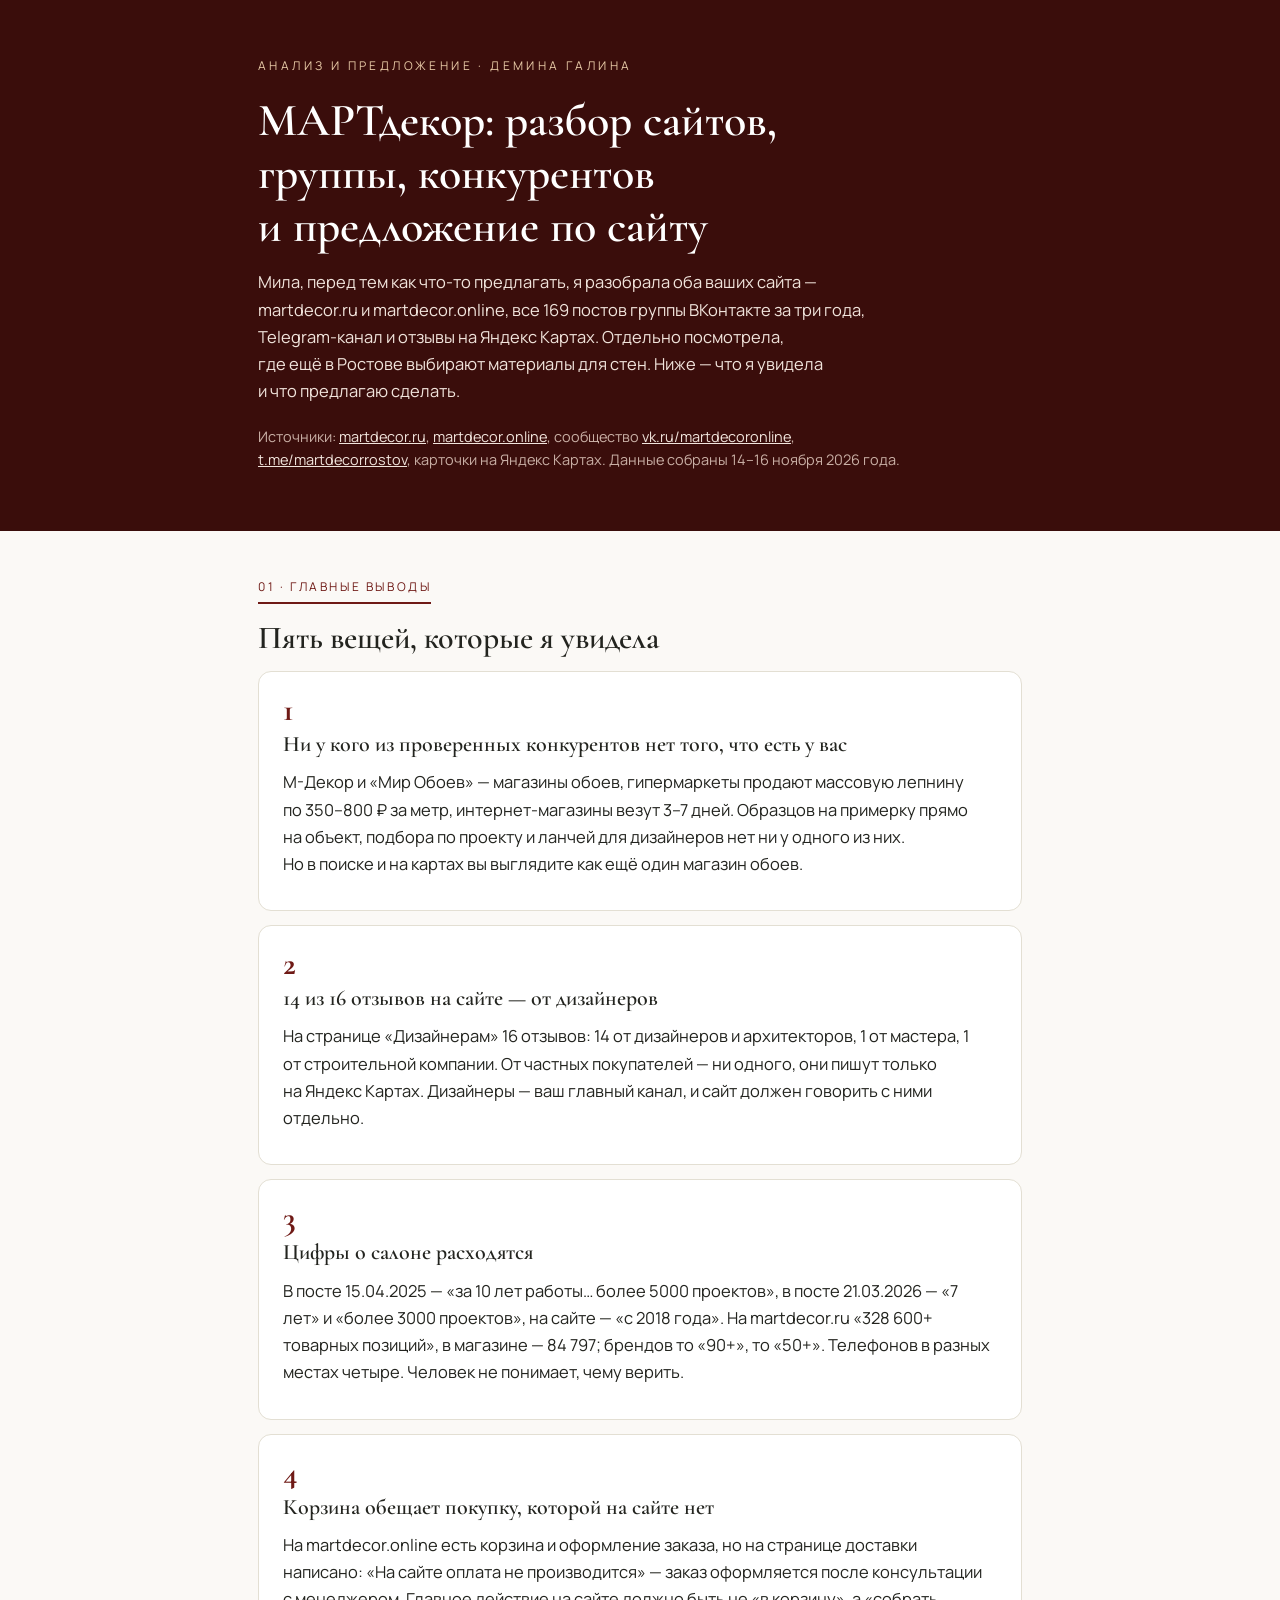
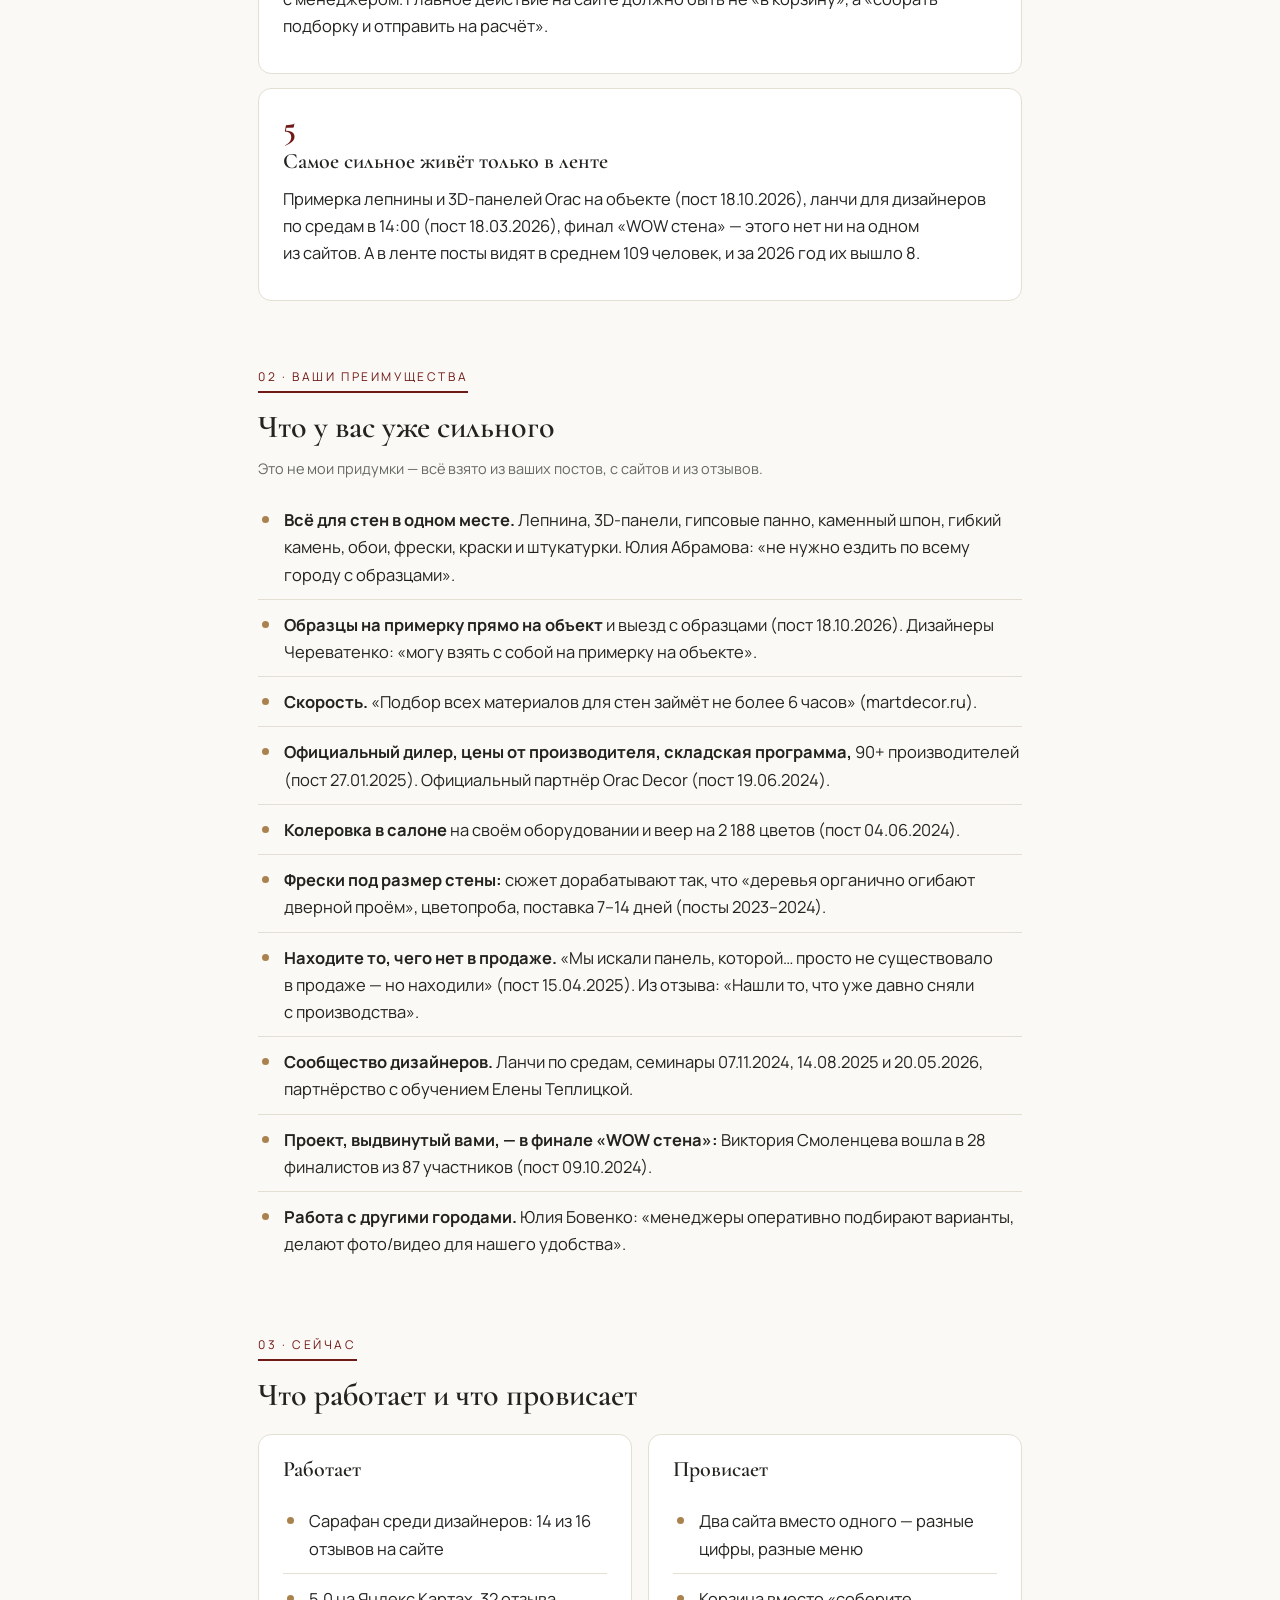
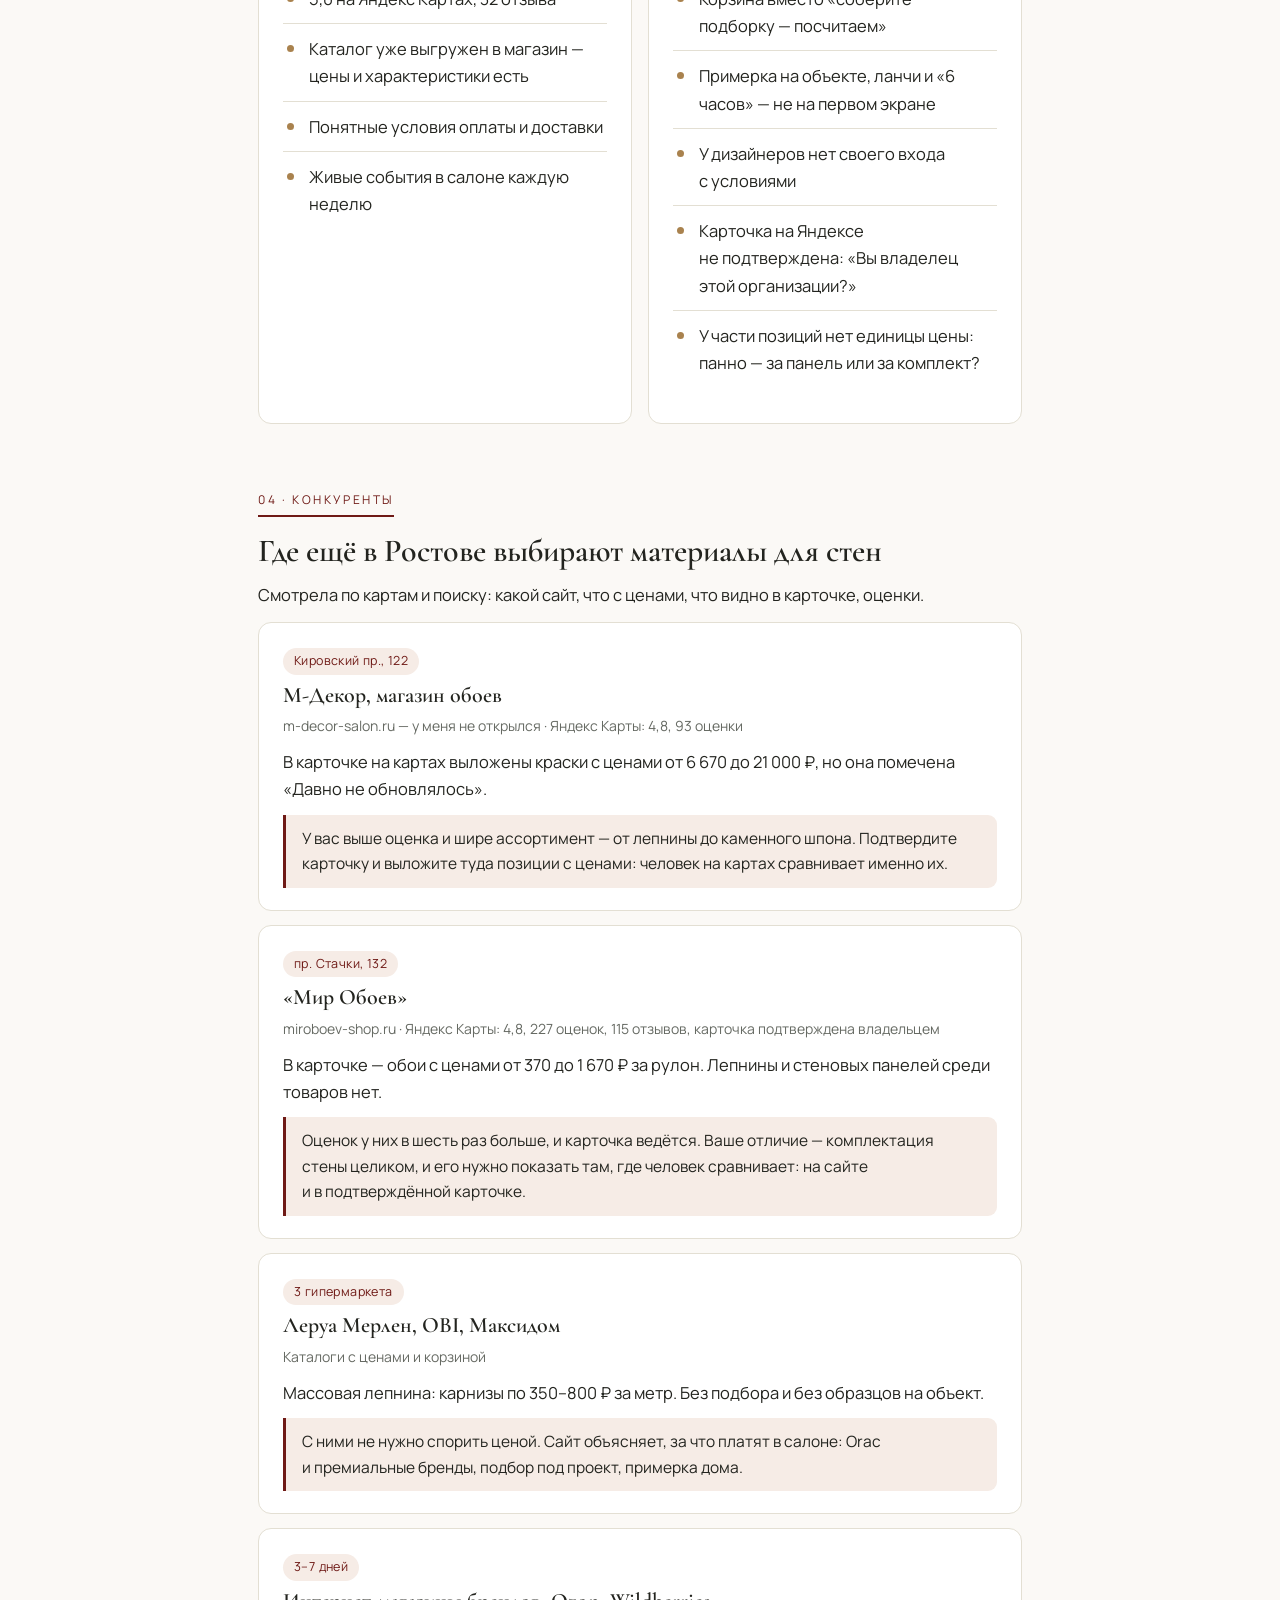
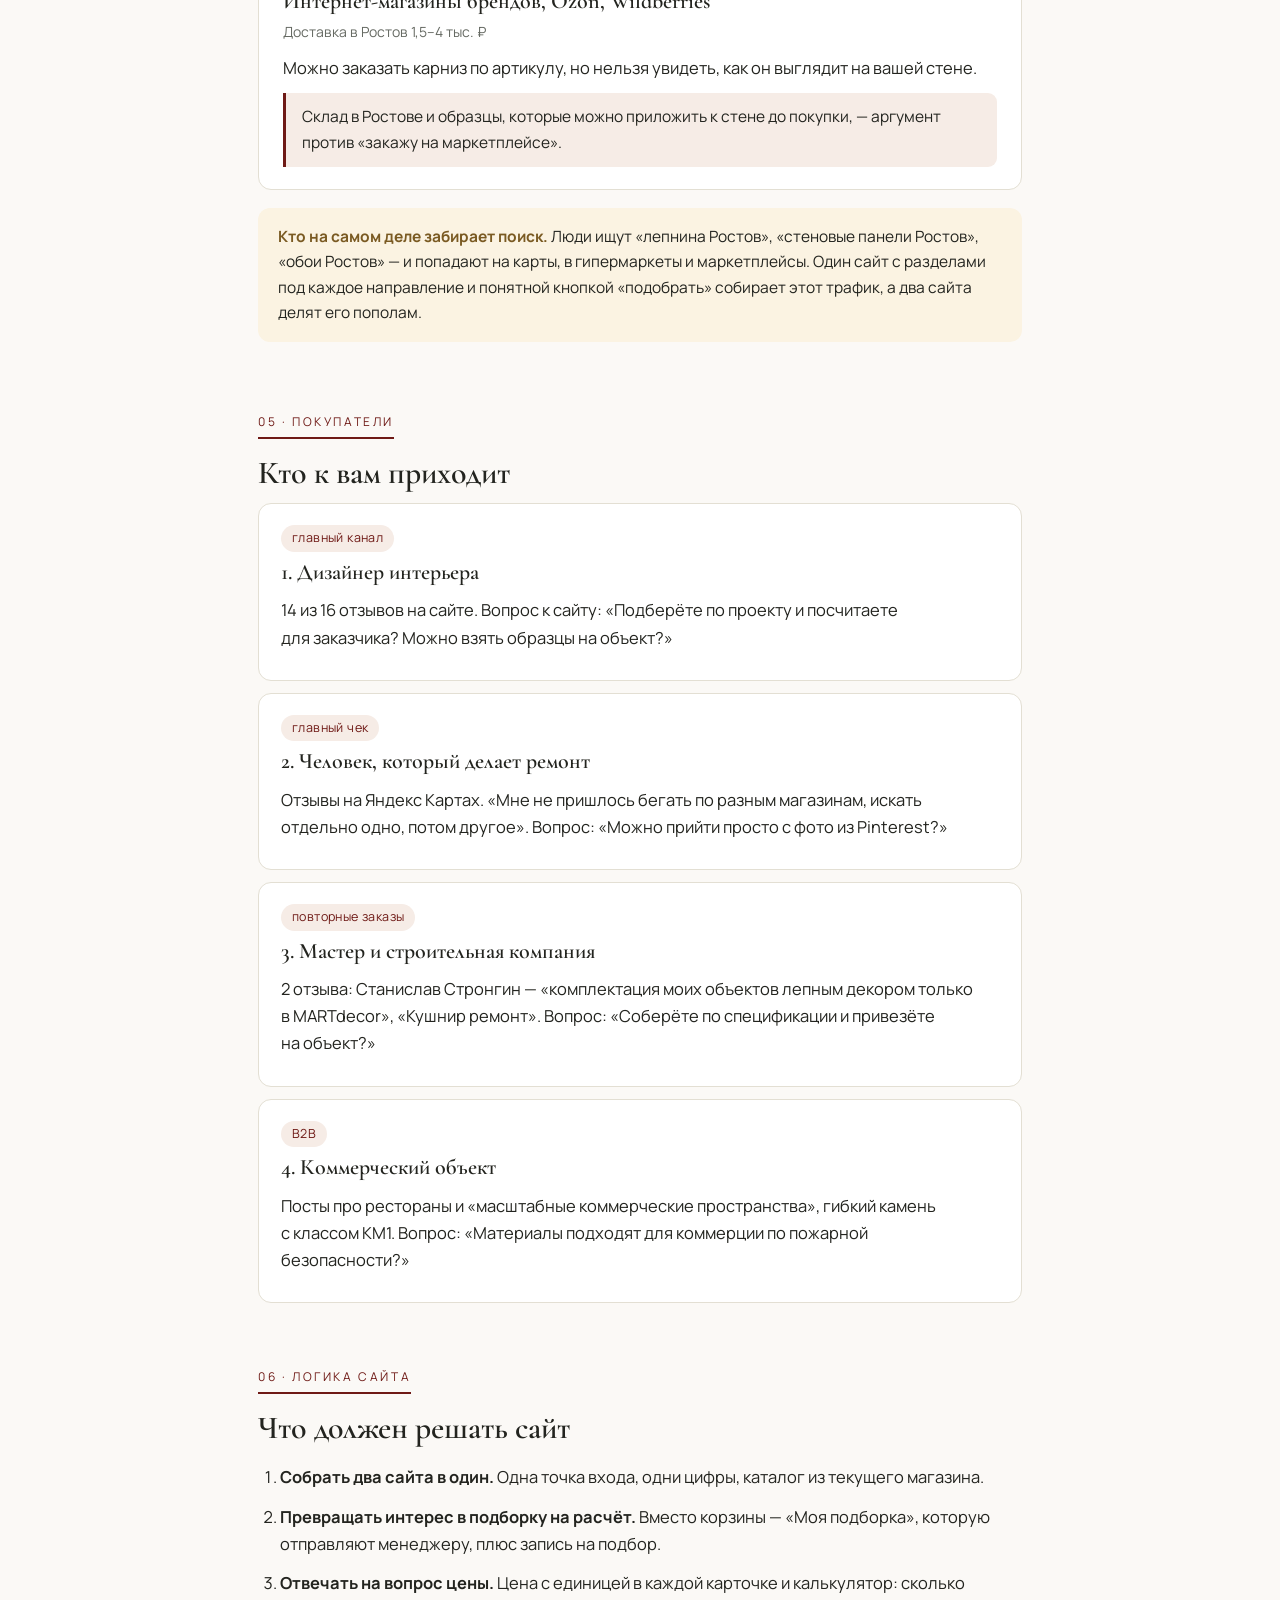
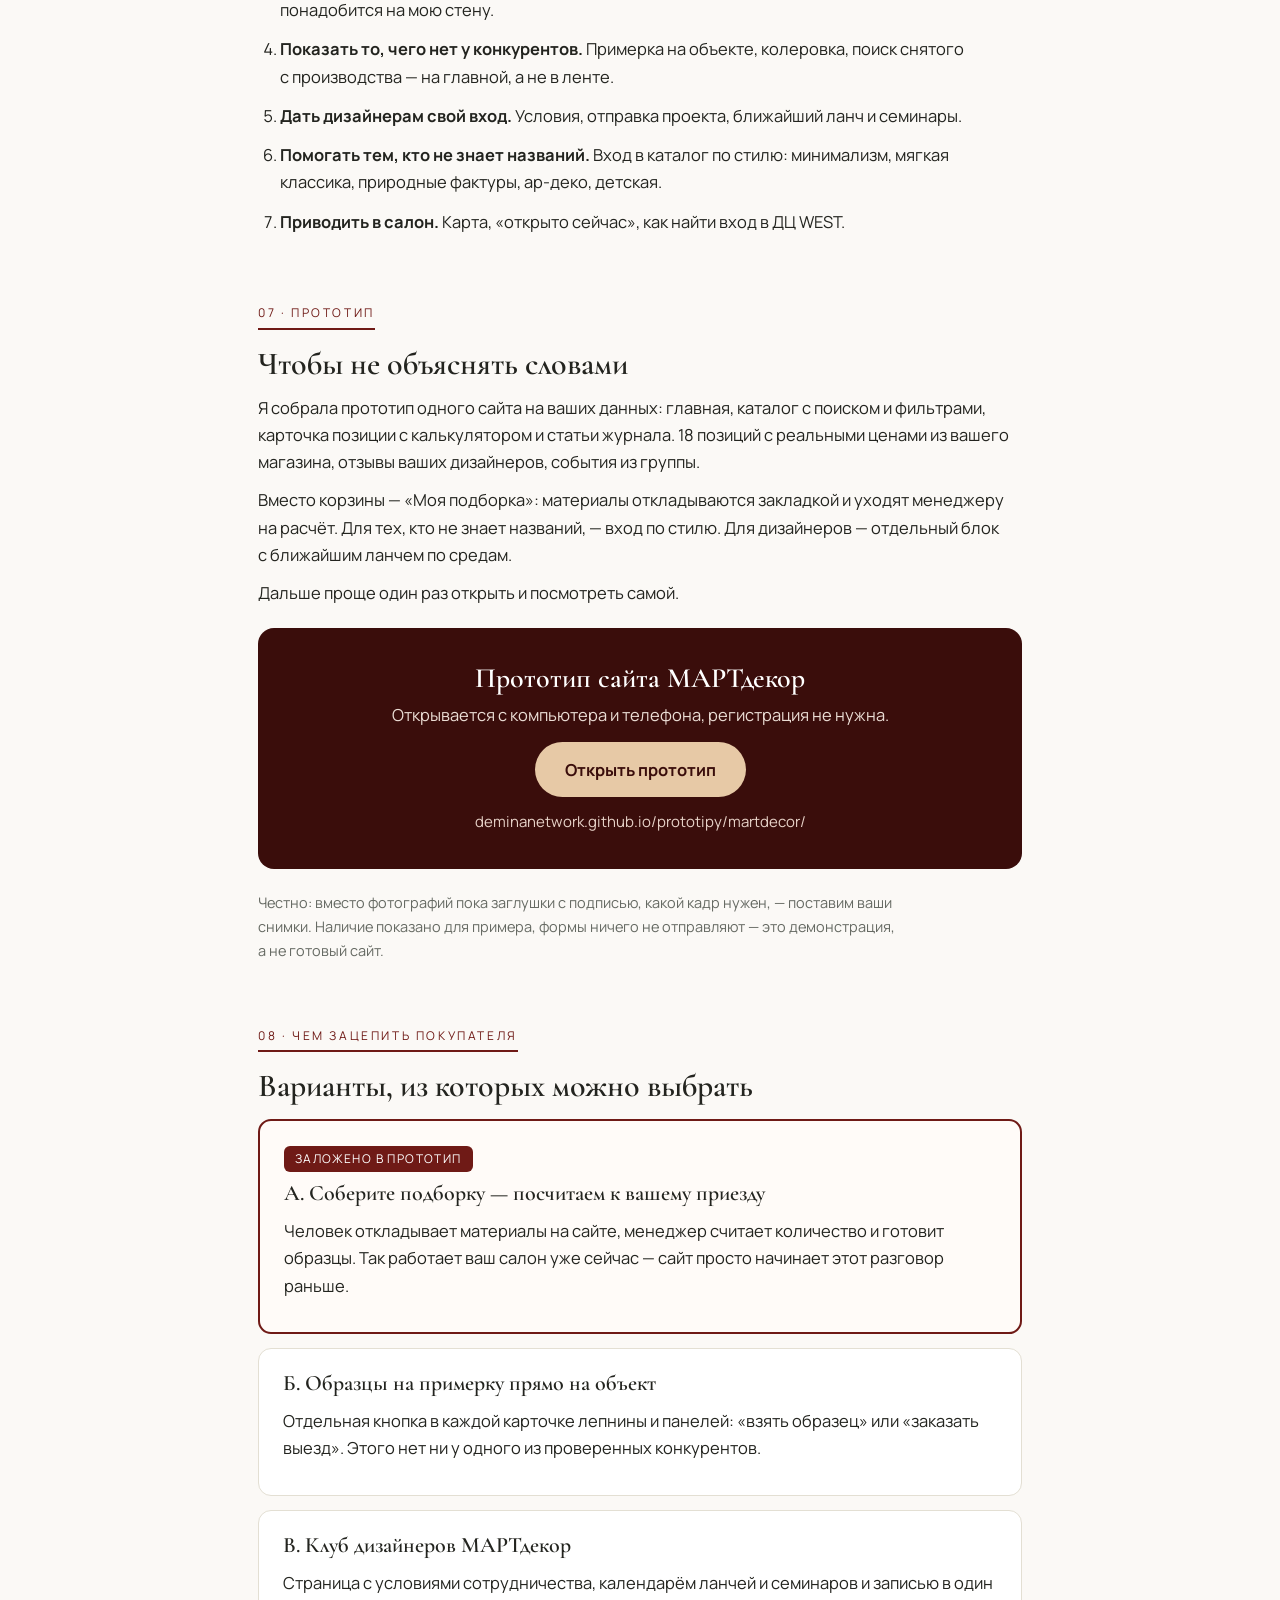
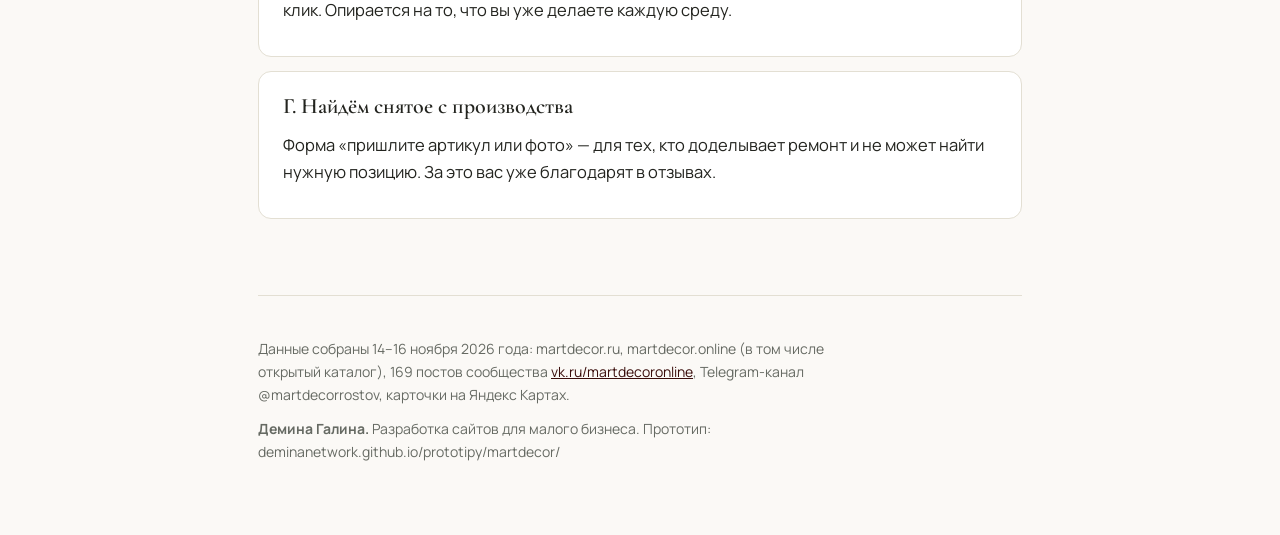
<file: martdecor/kp/index.html>
<!doctype html>
<html lang="ru">
<head>
<meta charset="utf-8"><meta name="robots" content="noindex,nofollow">
<meta name="viewport" content="width=device-width, initial-scale=1">
<meta name="robots" content="noindex, nofollow">
<title>МАРТдекор&nbsp;— анализ и&nbsp;предложение по&nbsp;сайту</title>
<link rel="preconnect" href="https://fonts.googleapis.com">
<link rel="preconnect" href="https://fonts.gstatic.com" crossorigin>
<link href="https://fonts.googleapis.com/css2?family=Cormorant+Garamond:wght@500;600;700&family=Manrope:wght@400;500;600;700&display=swap" rel="stylesheet">
<style>
/* Роли цветов постоянные, значения — под клиента: акцент из логотипа или обложки группы */
:root{
  --sage:#6F1A16; --sage-dark:#3A0D0B; --sage-ink:#6F1A16; --gold:#A9824E; --mint:#E7C9A6;
  --bg:#FBF9F6; --paper:#fff; --ink:#23241F; --muted:#666A63; --line:#E3DFD3; --tint:#F6ECE6; --warn:#FBF3E2;
}
*{box-sizing:border-box}
body{margin:0;background:var(--bg);color:var(--ink);font:16.5px/1.65 Manrope,system-ui,sans-serif}
.wrap{max-width:820px;margin:0 auto;padding:0 28px}
h1,h2,h3{font-family:'Cormorant Garamond',Georgia,serif;font-weight:600;line-height:1.15;margin:0}
h1{font-size:46px;margin-bottom:16px}
h2{font-size:32px;margin:0 0 6px}
h3{font-size:22px;margin:0 0 6px}
p{margin:11px 0}
.sub{color:var(--muted);font-size:14.5px}
p.sub{max-width:72ch}
header{background:var(--sage-dark);color:#fff;padding:56px 0 48px}
header .eyebrow{letter-spacing:3.4px;text-transform:uppercase;font-size:12px;color:var(--mint);margin-bottom:18px}
header h1{color:#fff;max-width:24ch}
header p{color:#F1E4DC;max-width:64ch}
header .sub{color:#C9AFA5;margin-top:20px}
header a{color:#F1E4DC}
section{padding:46px 0 6px}
.sec-num{display:block;width:max-content;font-size:12px;letter-spacing:2.6px;text-transform:uppercase;color:var(--sage);border-bottom:2px solid var(--sage);padding-bottom:5px;margin-bottom:16px}
.card{background:var(--paper);border:1px solid var(--line);border-radius:13px;padding:22px 24px;margin:14px 0}
.card .n{font-family:'Cormorant Garamond',serif;font-size:32px;font-weight:700;color:var(--sage);line-height:1;margin-bottom:6px}
.grid.two{display:grid;grid-template-columns:1fr 1fr;gap:16px}
@media(max-width:760px){.grid.two{grid-template-columns:1fr} h1{font-size:36px}}
.adv{list-style:none;padding:0;margin:14px 0}
.adv li{padding:11px 0 11px 26px;border-bottom:1px solid var(--line);position:relative}
.adv li:before{content:"";position:absolute;left:4px;top:21px;width:7px;height:7px;border-radius:50%;background:var(--gold)}
.adv li:last-child{border:0}
.why{background:var(--tint);border-left:3px solid var(--sage);border-radius:0 9px 9px 0;padding:11px 16px;margin-top:12px;font-size:15.5px}
.seg{background:var(--paper);border:1px solid var(--line);border-radius:13px;padding:18px 22px;margin:12px 0}
.tag{display:inline-block;background:var(--tint);color:var(--sage-ink);font-size:12.5px;letter-spacing:.4px;padding:3px 11px;border-radius:999px;margin-bottom:8px}
.src{color:var(--muted);font-size:14px;margin-top:2px}
.note{background:var(--warn);border-radius:12px;padding:16px 20px;margin:18px 0;font-size:15.5px}
.note strong{color:#7A5A22}
ol.tasks{padding-left:22px}
ol.tasks li{margin:12px 0}
.cta{background:var(--sage-dark);color:#fff;border-radius:16px;padding:34px;text-align:center;margin:22px 0}
.cta h3{color:#fff;font-size:28px}
.cta a.btn{display:inline-block;background:var(--mint);color:var(--sage-dark);padding:14px 30px;border-radius:999px;text-decoration:none;font-weight:700;margin-top:14px}
.cta .url{display:block;margin-top:13px;color:#E7D2C8;font-size:15px;word-break:break-all}
.cta p{color:#EBDDD5;max-width:56ch;margin:0 auto}
.offer{background:var(--paper);border:1px solid var(--line);border-radius:13px;padding:22px 24px;margin:14px 0}
.offer-main{border:2px solid var(--sage);background:#FFFBF8}
.badge{display:inline-block;background:var(--sage);color:#fff;font-size:12px;letter-spacing:1.4px;text-transform:uppercase;padding:3px 11px;border-radius:6px;margin-bottom:9px}
blockquote{margin:14px 0;padding:14px 20px;background:var(--paper);border-left:3px solid var(--gold);border-radius:0 9px 9px 0;font-style:italic;color:#353B36}
footer{margin-top:56px;padding:30px 0 60px;border-top:1px solid var(--line);color:var(--muted);font-size:14px}
footer p{max-width:70ch}
footer a{color:var(--sage-dark)}
@media print{
  body{background:#fff;font-size:11.5pt}
  .wrap{max-width:100%;padding:0 14mm}
  header{padding:16mm 0 11mm;-webkit-print-color-adjust:exact;print-color-adjust:exact}
  section{padding:7mm 0 0}
  h2{margin-top:2mm}
  .adv li{padding:7px 0 7px 24px}
  p{margin:8px 0}
  .card,.seg,.offer,.cta,.note,.why,blockquote{page-break-inside:avoid;break-inside:avoid;-webkit-print-color-adjust:exact;print-color-adjust:exact}
  h2,h3,.sec-num{page-break-after:avoid;break-after:avoid}
  .card,.seg,.offer{padding:16px 20px;margin:10px 0}
  .why{margin-top:9px;padding:9px 14px}
  .cta{padding:24px;margin:16px 0}
  footer{margin-top:28px;padding:18px 0 20px}
  h1{font-size:28pt}h2{font-size:20pt}h3{font-size:14pt}
  a{color:inherit;text-decoration:none}
  @page{margin:0}
}
</style>
</head>
<body>

<header>
  <div class="wrap">
    <div class="eyebrow">Анализ и&nbsp;предложение · Демина Галина</div>
    <h1>МАРТдекор: разбор сайтов, группы, конкурентов и&nbsp;предложение по&nbsp;сайту</h1>
    <p>Мила, перед&nbsp;тем&nbsp;как&nbsp;что-то предлагать, я&nbsp;разобрала оба ваших сайта&nbsp;— martdecor.ru и&nbsp;martdecor.online, все&nbsp;169 постов группы ВКонтакте за&nbsp;три года, Telegram-канал и&nbsp;отзывы на&nbsp;Яндекс Картах. Отдельно посмотрела, где&nbsp;ещё&nbsp;в&nbsp;Ростове выбирают материалы для&nbsp;стен. Ниже&nbsp;— что&nbsp;я&nbsp;увидела и&nbsp;что&nbsp;предлагаю сделать.</p>
    <p class="sub">Источники: <a href="https://martdecor.ru">martdecor.ru</a>, <a href="https://martdecor.online">martdecor.online</a>, сообщество <a href="https://vk.ru/martdecoronline">vk.ru/martdecoronline</a>, <a href="https://t.me/martdecorrostov">t.me/martdecorrostov</a>, карточки на&nbsp;Яндекс Картах. Данные собраны 14–16 ноября 2026 года.</p>
  </div>
</header>

<div class="wrap">

<section>
  <span class="sec-num">01 · Главные выводы</span>
  <h2>Пять вещей, которые я&nbsp;увидела</h2>
  <div class="card">
    <div class="n">1</div>
    <h3>Ни&nbsp;у&nbsp;кого из&nbsp;проверенных конкурентов нет&nbsp;того, что&nbsp;есть у&nbsp;вас</h3>
    <p>М-Декор и&nbsp;«Мир Обоев»&nbsp;— магазины обоев, гипермаркеты продают массовую лепнину по&nbsp;350–800&nbsp;₽ за&nbsp;метр, интернет-магазины везут 3–7 дней. Образцов на&nbsp;примерку прямо на&nbsp;объект, подбора по&nbsp;проекту и&nbsp;ланчей для&nbsp;дизайнеров нет&nbsp;ни&nbsp;у&nbsp;одного из&nbsp;них. Но&nbsp;в&nbsp;поиске и&nbsp;на&nbsp;картах вы&nbsp;выглядите как&nbsp;ещё&nbsp;один магазин обоев.</p>
  </div>
  <div class="card">
    <div class="n">2</div>
    <h3>14 из&nbsp;16 отзывов на&nbsp;сайте&nbsp;— от&nbsp;дизайнеров</h3>
    <p>На&nbsp;странице «Дизайнерам» 16 отзывов: 14 от&nbsp;дизайнеров и&nbsp;архитекторов, 1 от&nbsp;мастера, 1 от&nbsp;строительной компании. От&nbsp;частных покупателей&nbsp;— ни&nbsp;одного, они&nbsp;пишут только на&nbsp;Яндекс Картах. Дизайнеры&nbsp;— ваш&nbsp;главный канал, и&nbsp;сайт должен говорить с&nbsp;ними отдельно.</p>
  </div>
  <div class="card">
    <div class="n">3</div>
    <h3>Цифры о&nbsp;салоне расходятся</h3>
    <p>В&nbsp;посте 15.04.2025&nbsp;— «за&nbsp;10 лет работы… более 5000 проектов», в&nbsp;посте 21.03.2026&nbsp;— «7 лет» и&nbsp;«более 3000 проектов», на&nbsp;сайте&nbsp;— «с&nbsp;2018 года». На&nbsp;martdecor.ru «328&nbsp;600+ товарных позиций», в&nbsp;магазине&nbsp;— 84&nbsp;797; брендов то&nbsp;«90+», то&nbsp;«50+». Телефонов в&nbsp;разных местах четыре. Человек не&nbsp;понимает, чему верить.</p>
  </div>
  <div class="card">
    <div class="n">4</div>
    <h3>Корзина обещает покупку, которой на&nbsp;сайте нет</h3>
    <p>На&nbsp;martdecor.online есть корзина и&nbsp;оформление заказа, но&nbsp;на&nbsp;странице доставки написано: «На&nbsp;сайте оплата не&nbsp;производится»&nbsp;— заказ оформляется после&nbsp;консультации с&nbsp;менеджером. Главное действие на&nbsp;сайте должно быть не&nbsp;«в&nbsp;корзину», а&nbsp;«собрать подборку и&nbsp;отправить на&nbsp;расчёт».</p>
  </div>
  <div class="card">
    <div class="n">5</div>
    <h3>Самое сильное живёт только в&nbsp;ленте</h3>
    <p>Примерка лепнины и&nbsp;3D-панелей Orac на&nbsp;объекте (пост 18.10.2026), ланчи для&nbsp;дизайнеров по&nbsp;средам в&nbsp;14:00 (пост 18.03.2026), финал «WOW стена»&nbsp;— этого нет&nbsp;ни&nbsp;на&nbsp;одном из&nbsp;сайтов. А&nbsp;в&nbsp;ленте посты видят в&nbsp;среднем 109 человек, и&nbsp;за&nbsp;2026 год их&nbsp;вышло 8.</p>
  </div>
</section>

<section>
  <span class="sec-num">02 · Ваши преимущества</span>
  <h2>Что&nbsp;у&nbsp;вас уже&nbsp;сильного</h2>
  <p class="sub">Это&nbsp;не&nbsp;мои придумки&nbsp;— всё взято из&nbsp;ваших постов, с&nbsp;сайтов и&nbsp;из&nbsp;отзывов.</p>
  <ul class="adv">
    <li><b>Всё для&nbsp;стен в&nbsp;одном месте.</b> Лепнина, 3D-панели, гипсовые панно, каменный шпон, гибкий камень, обои, фрески, краски и&nbsp;штукатурки. Юлия Абрамова: «не&nbsp;нужно ездить по&nbsp;всему городу с&nbsp;образцами».</li>
    <li><b>Образцы на&nbsp;примерку прямо на&nbsp;объект</b> и&nbsp;выезд с&nbsp;образцами (пост 18.10.2026). Дизайнеры Череватенко: «могу взять с&nbsp;собой на&nbsp;примерку на&nbsp;объекте».</li>
    <li><b>Скорость.</b> «Подбор всех материалов для&nbsp;стен займёт не&nbsp;более 6 часов» (martdecor.ru).</li>
    <li><b>Официальный дилер, цены от&nbsp;производителя, складская программа,</b> 90+ производителей (пост 27.01.2025). Официальный партнёр Orac Decor (пост 19.06.2024).</li>
    <li><b>Колеровка в&nbsp;салоне</b> на&nbsp;своём оборудовании и&nbsp;веер на&nbsp;2&nbsp;188 цветов (пост 04.06.2024).</li>
    <li><b>Фрески под&nbsp;размер стены:</b> сюжет дорабатывают так,&nbsp;что&nbsp;«деревья органично огибают дверной проём», цветопроба, поставка 7–14 дней (посты 2023–2024).</li>
    <li><b>Находите то,&nbsp;чего нет&nbsp;в&nbsp;продаже.</b> «Мы&nbsp;искали панель, которой… просто не&nbsp;существовало в&nbsp;продаже&nbsp;— но&nbsp;находили» (пост 15.04.2025). Из&nbsp;отзыва: «Нашли то,&nbsp;что&nbsp;уже&nbsp;давно сняли с&nbsp;производства».</li>
    <li><b>Сообщество дизайнеров.</b> Ланчи по&nbsp;средам, семинары 07.11.2024, 14.08.2025 и&nbsp;20.05.2026, партнёрство с&nbsp;обучением Елены Теплицкой.</li>
    <li><b>Проект, выдвинутый вами,&nbsp;— в&nbsp;финале «WOW стена»:</b> Виктория Смоленцева вошла в&nbsp;28 финалистов из&nbsp;87 участников (пост 09.10.2024).</li>
    <li><b>Работа с&nbsp;другими городами.</b> Юлия Бовенко: «менеджеры оперативно подбирают варианты, делают фото/видео для&nbsp;нашего удобства».</li>
  </ul>
</section>

<section>
  <span class="sec-num">03 · Сейчас</span>
  <h2>Что&nbsp;работает и&nbsp;что&nbsp;провисает</h2>
  <div class="grid two">
    <div class="card">
      <h3>Работает</h3>
      <ul class="adv">
        <li>Сарафан среди дизайнеров: 14 из&nbsp;16 отзывов на&nbsp;сайте</li>
        <li>5,0 на&nbsp;Яндекс Картах, 32 отзыва</li>
        <li>Каталог уже&nbsp;выгружен в&nbsp;магазин&nbsp;— цены и&nbsp;характеристики есть</li>
        <li>Понятные условия оплаты и&nbsp;доставки</li>
        <li>Живые события в&nbsp;салоне каждую неделю</li>
      </ul>
    </div>
    <div class="card">
      <h3>Провисает</h3>
      <ul class="adv">
        <li>Два сайта вместо одного&nbsp;— разные цифры, разные меню</li>
        <li>Корзина вместо «соберите подборку&nbsp;— посчитаем»</li>
        <li>Примерка на&nbsp;объекте, ланчи и&nbsp;«6 часов»&nbsp;— не&nbsp;на&nbsp;первом экране</li>
        <li>У&nbsp;дизайнеров нет&nbsp;своего входа с&nbsp;условиями</li>
        <li>Карточка на&nbsp;Яндексе не&nbsp;подтверждена: «Вы&nbsp;владелец этой&nbsp;организации?»</li>
        <li>У&nbsp;части позиций нет&nbsp;единицы цены: панно&nbsp;— за&nbsp;панель или&nbsp;за&nbsp;комплект?</li>
      </ul>
    </div>
  </div>
</section>

<section>
  <span class="sec-num">04 · Конкуренты</span>
  <h2>Где&nbsp;ещё&nbsp;в&nbsp;Ростове выбирают материалы для&nbsp;стен</h2>
  <p>Смотрела по&nbsp;картам и&nbsp;поиску: какой сайт, что&nbsp;с&nbsp;ценами, что&nbsp;видно в&nbsp;карточке, оценки.</p>
  <div class="card">
    <span class="tag">Кировский пр., 122</span>
    <h3>М-Декор, магазин обоев</h3>
    <p class="src">m-decor-salon.ru&nbsp;— у&nbsp;меня не&nbsp;открылся · Яндекс Карты: 4,8, 93 оценки</p>
    <p>В&nbsp;карточке на&nbsp;картах выложены краски с&nbsp;ценами от&nbsp;6&nbsp;670 до&nbsp;21&nbsp;000&nbsp;₽, но&nbsp;она&nbsp;помечена «Давно не&nbsp;обновлялось».</p>
    <div class="why">У&nbsp;вас выше оценка и&nbsp;шире ассортимент&nbsp;— от&nbsp;лепнины до&nbsp;каменного шпона. Подтвердите карточку и&nbsp;выложите туда позиции с&nbsp;ценами: человек на&nbsp;картах сравнивает именно их.</div>
  </div>
  <div class="card">
    <span class="tag">пр. Стачки, 132</span>
    <h3>«Мир Обоев»</h3>
    <p class="src">miroboev-shop.ru · Яндекс Карты: 4,8, 227 оценок, 115 отзывов, карточка подтверждена владельцем</p>
    <p>В&nbsp;карточке&nbsp;— обои с&nbsp;ценами от&nbsp;370 до&nbsp;1&nbsp;670&nbsp;₽ за&nbsp;рулон. Лепнины и&nbsp;стеновых панелей среди товаров нет.</p>
    <div class="why">Оценок у&nbsp;них в&nbsp;шесть раз больше, и&nbsp;карточка ведётся. Ваше отличие&nbsp;— комплектация стены целиком, и&nbsp;его&nbsp;нужно показать там,&nbsp;где&nbsp;человек сравнивает: на&nbsp;сайте и&nbsp;в&nbsp;подтверждённой карточке.</div>
  </div>
  <div class="card">
    <span class="tag">3 гипермаркета</span>
    <h3>Леруа Мерлен, OBI, Максидом</h3>
    <p class="src">Каталоги с&nbsp;ценами и&nbsp;корзиной</p>
    <p>Массовая лепнина: карнизы по&nbsp;350–800&nbsp;₽ за&nbsp;метр. Без&nbsp;подбора и&nbsp;без&nbsp;образцов на&nbsp;объект.</p>
    <div class="why">С&nbsp;ними не&nbsp;нужно спорить ценой. Сайт объясняет, за&nbsp;что&nbsp;платят в&nbsp;салоне: Orac и&nbsp;премиальные бренды, подбор под&nbsp;проект, примерка дома.</div>
  </div>
  <div class="card">
    <span class="tag">3–7 дней</span>
    <h3>Интернет-магазины брендов, Ozon, Wildberries</h3>
    <p class="src">Доставка в&nbsp;Ростов 1,5–4 тыс. ₽</p>
    <p>Можно заказать карниз по&nbsp;артикулу, но&nbsp;нельзя увидеть, как&nbsp;он&nbsp;выглядит на&nbsp;вашей стене.</p>
    <div class="why">Склад в&nbsp;Ростове и&nbsp;образцы, которые можно приложить к&nbsp;стене до&nbsp;покупки,&nbsp;— аргумент против «закажу на&nbsp;маркетплейсе».</div>
  </div>
  <div class="note"><strong>Кто на&nbsp;самом деле забирает поиск.</strong> Люди ищут «лепнина Ростов», «стеновые панели Ростов», «обои Ростов»&nbsp;— и&nbsp;попадают на&nbsp;карты, в&nbsp;гипермаркеты и&nbsp;маркетплейсы. Один сайт с&nbsp;разделами под&nbsp;каждое направление и&nbsp;понятной кнопкой «подобрать» собирает этот&nbsp;трафик, а&nbsp;два сайта делят его&nbsp;пополам.</div>
</section>

<section>
  <span class="sec-num">05 · Покупатели</span>
  <h2>Кто к&nbsp;вам приходит</h2>
  <div class="seg"><span class="tag">главный канал</span>
    <h3>1. Дизайнер интерьера</h3>
    <p>14 из&nbsp;16 отзывов на&nbsp;сайте. Вопрос к&nbsp;сайту: «Подберёте по&nbsp;проекту и&nbsp;посчитаете для&nbsp;заказчика? Можно взять образцы на&nbsp;объект?»</p></div>
  <div class="seg"><span class="tag">главный чек</span>
    <h3>2. Человек, который делает ремонт</h3>
    <p>Отзывы на&nbsp;Яндекс Картах. «Мне не&nbsp;пришлось бегать по&nbsp;разным магазинам, искать отдельно одно, потом другое». Вопрос: «Можно прийти просто с&nbsp;фото из&nbsp;Pinterest?»</p></div>
  <div class="seg"><span class="tag">повторные заказы</span>
    <h3>3. Мастер и&nbsp;строительная компания</h3>
    <p>2 отзыва: Станислав Стронгин&nbsp;— «комплектация моих объектов лепным декором только в&nbsp;MARTdecor», «Кушнир ремонт». Вопрос: «Соберёте по&nbsp;спецификации и&nbsp;привезёте на&nbsp;объект?»</p></div>
  <div class="seg"><span class="tag">B2B</span>
    <h3>4. Коммерческий объект</h3>
    <p>Посты про&nbsp;рестораны и&nbsp;«масштабные коммерческие пространства», гибкий камень с&nbsp;классом КМ1. Вопрос: «Материалы подходят для&nbsp;коммерции по&nbsp;пожарной безопасности?»</p></div>
</section>

<section>
  <span class="sec-num">06 · Логика сайта</span>
  <h2>Что&nbsp;должен решать сайт</h2>
  <ol class="tasks">
    <li><b>Собрать два сайта в&nbsp;один.</b> Одна точка входа, одни цифры, каталог из&nbsp;текущего магазина.</li>
    <li><b>Превращать интерес в&nbsp;подборку на&nbsp;расчёт.</b> Вместо корзины&nbsp;— «Моя подборка», которую отправляют менеджеру, плюс запись на&nbsp;подбор.</li>
    <li><b>Отвечать на&nbsp;вопрос цены.</b> Цена с&nbsp;единицей в&nbsp;каждой карточке и&nbsp;калькулятор: сколько понадобится на&nbsp;мою стену.</li>
    <li><b>Показать то,&nbsp;чего нет&nbsp;у&nbsp;конкурентов.</b> Примерка на&nbsp;объекте, колеровка, поиск снятого с&nbsp;производства&nbsp;— на&nbsp;главной, а&nbsp;не&nbsp;в&nbsp;ленте.</li>
    <li><b>Дать дизайнерам свой вход.</b> Условия, отправка проекта, ближайший ланч и&nbsp;семинары.</li>
    <li><b>Помогать тем,&nbsp;кто не&nbsp;знает названий.</b> Вход в&nbsp;каталог по&nbsp;стилю: минимализм, мягкая классика, природные фактуры, ар-деко, детская.</li>
    <li><b>Приводить в&nbsp;салон.</b> Карта, «открыто сейчас», как&nbsp;найти вход в&nbsp;ДЦ WEST.</li>
  </ol>
</section>

<section>
  <span class="sec-num">07 · Прототип</span>
  <h2>Чтобы&nbsp;не&nbsp;объяснять словами</h2>
  <p>Я&nbsp;собрала прототип одного сайта на&nbsp;ваших данных: главная, каталог с&nbsp;поиском и&nbsp;фильтрами, карточка позиции с&nbsp;калькулятором и&nbsp;статьи журнала. 18 позиций с&nbsp;реальными ценами из&nbsp;вашего магазина, отзывы ваших дизайнеров, события из&nbsp;группы.</p>
  <p>Вместо корзины&nbsp;— «Моя подборка»: материалы откладываются закладкой и&nbsp;уходят менеджеру на&nbsp;расчёт. Для&nbsp;тех, кто не&nbsp;знает названий,&nbsp;— вход по&nbsp;стилю. Для&nbsp;дизайнеров&nbsp;— отдельный блок с&nbsp;ближайшим ланчем по&nbsp;средам.</p>
  <p>Дальше проще один раз открыть и&nbsp;посмотреть самой.</p>
  <div class="cta">
    <h3>Прототип сайта МАРТдекор</h3>
    <p>Открывается с&nbsp;компьютера и&nbsp;телефона, регистрация не&nbsp;нужна.</p>
    <a class="btn" href="../index.html">Открыть прототип</a>
    <span class="url">deminanetwork.github.io/prototipy/martdecor/</span>
  </div>
  <p class="sub">Честно: вместо фотографий пока заглушки с&nbsp;подписью, какой кадр нужен,&nbsp;— поставим ваши снимки. Наличие показано для&nbsp;примера, формы ничего не&nbsp;отправляют&nbsp;— это&nbsp;демонстрация, а&nbsp;не&nbsp;готовый сайт.</p>
</section>

<section>
  <span class="sec-num">08 · Чем&nbsp;зацепить покупателя</span>
  <h2>Варианты, из&nbsp;которых можно выбрать</h2>
  <div class="offer offer-main">
    <span class="badge">заложено в&nbsp;прототип</span>
    <h3>А.&nbsp;Соберите подборку&nbsp;— посчитаем к&nbsp;вашему приезду</h3>
    <p>Человек откладывает материалы на&nbsp;сайте, менеджер считает количество и&nbsp;готовит образцы. Так&nbsp;работает ваш&nbsp;салон уже&nbsp;сейчас&nbsp;— сайт просто начинает этот&nbsp;разговор раньше.</p>
  </div>
  <div class="offer">
    <h3>Б. Образцы на&nbsp;примерку прямо на&nbsp;объект</h3>
    <p>Отдельная кнопка в&nbsp;каждой карточке лепнины и&nbsp;панелей: «взять образец» или&nbsp;«заказать выезд». Этого нет&nbsp;ни&nbsp;у&nbsp;одного из&nbsp;проверенных конкурентов.</p>
  </div>
  <div class="offer">
    <h3>В.&nbsp;Клуб дизайнеров МАРТдекор</h3>
    <p>Страница с&nbsp;условиями сотрудничества, календарём ланчей и&nbsp;семинаров и&nbsp;записью в&nbsp;один клик. Опирается на&nbsp;то,&nbsp;что&nbsp;вы&nbsp;уже&nbsp;делаете каждую среду.</p>
  </div>
  <div class="offer">
    <h3>Г. Найдём снятое с&nbsp;производства</h3>
    <p>Форма «пришлите артикул или&nbsp;фото»&nbsp;— для&nbsp;тех, кто доделывает ремонт и&nbsp;не&nbsp;может найти нужную позицию. За&nbsp;это&nbsp;вас уже&nbsp;благодарят в&nbsp;отзывах.</p>
  </div>
</section>

<footer>
  <div class="wrap" style="padding:0">
    <p>Данные собраны 14–16 ноября 2026 года: martdecor.ru, martdecor.online (в&nbsp;том числе открытый каталог), 169 постов сообщества <a href="https://vk.ru/martdecoronline">vk.ru/martdecoronline</a>, Telegram-канал @martdecorrostov, карточки на&nbsp;Яндекс Картах.</p>
    <p><b>Демина Галина.</b> Разработка сайтов для&nbsp;малого бизнеса. Прототип: deminanetwork.github.io/prototipy/martdecor/</p>
  </div>
</footer>

</div>
</body>
</html>
</file>
